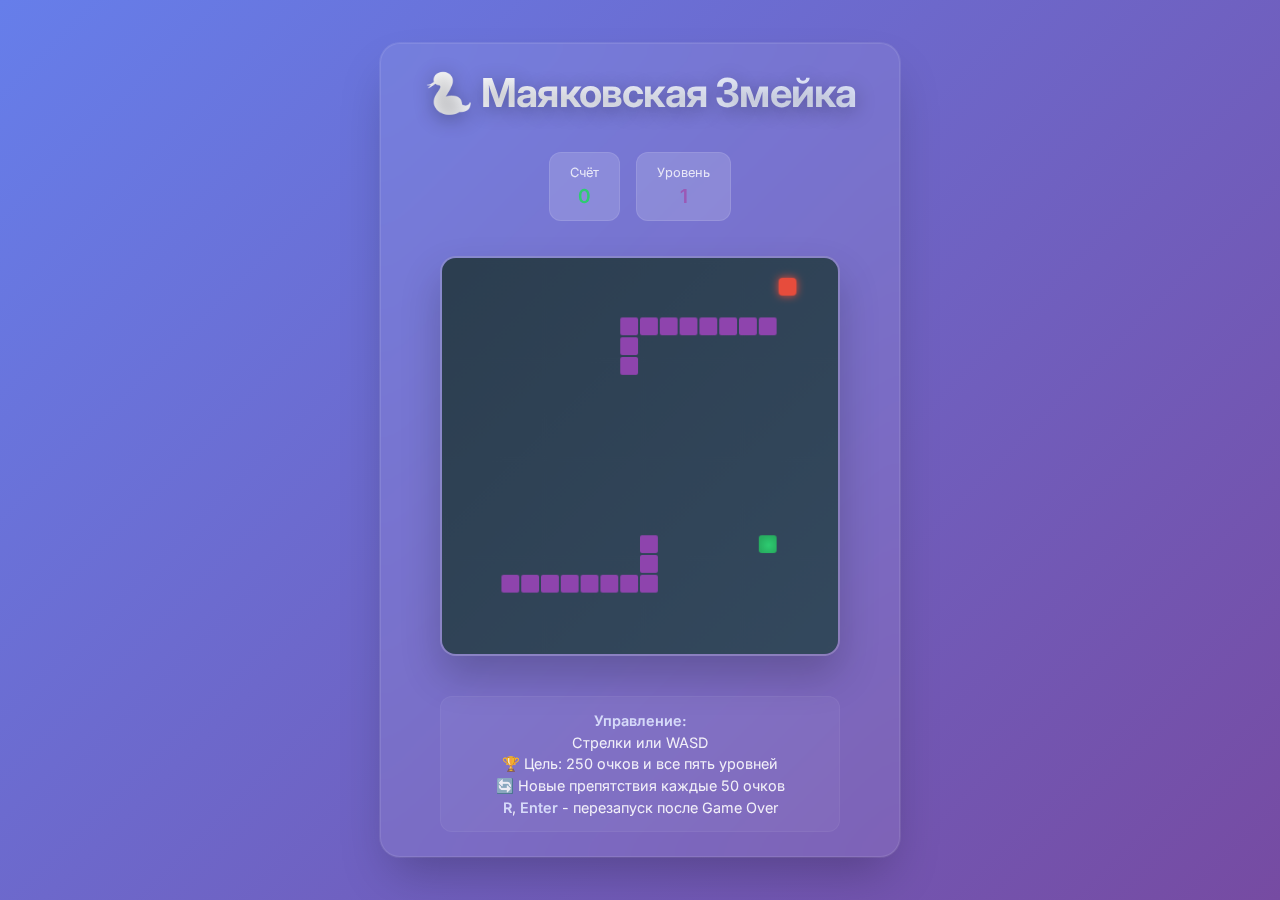
<file: index.html>
<!DOCTYPE html>
<html lang="ru">
<head>
    <meta charset="UTF-8">
    <meta name="viewport" content="width=device-width, initial-scale=1.0">
    <title>Маяковская Змейка</title>
    <link rel="preconnect" href="https://fonts.googleapis.com">
    <link rel="preconnect" href="https://fonts.gstatic.com" crossorigin>
    <link href="https://fonts.googleapis.com/css2?family=Inter:wght@300;400;500;600;700&display=swap" rel="stylesheet">
    <link rel="stylesheet" href="styles.css">
</head>
<body>
    <div class="game-container">
        <div class="game-left">
            <h1>🐍 Маяковская Змейка</h1>
            
            <div class="game-stats">
                <div class="stat-item">
                    <span class="stat-label">Счёт</span>
                    <span class="stat-value score-value" id="score">0</span>
                </div>
                <div class="stat-item">
                    <span class="stat-label">Уровень</span>
                    <span class="stat-value level-value" id="level">1</span>
                </div>
            </div>
            
            <canvas id="gameCanvas"></canvas>
        </div>
        
        <div class="game-right">
            <div class="controls">
                <strong>Управление:</strong><br>
                <span class="desktop-controls">Стрелки или WASD<br></span>
                <span class="mobile-controls">Ведите пальцем по экрану без отрыва<br></span>
                🏆 Цель: 250 очков и все пять уровней<br>
                🔄 Новые препятствия каждые 50 очков<br>
                <span class="desktop-controls"><strong>R</strong>, <strong>Enter</strong> - перезапуск после Game Over</span>
                <span class="mobile-controls"><strong>Нажмите кнопку</strong> - перезапуск после Game Over</span>
            </div>
        </div>
        
        <div class="game-over" id="gameOver">
            <h2>Игра окончена!</h2>
            <p>Ваш счёт: <span id="finalScore" class="score-value">0</span></p>
            <button class="restart-btn" onclick="restartGame()">Начать заново</button>
            <p class="game-over-hint desktop-only">
                Или нажмите <strong>R</strong>, <strong>Enter</strong> или <strong>К</strong> для перезапуска
            </p>
            <p class="game-over-hint mobile-only">
                Или просто коснитесь кнопки выше, чтобы начать заново
            </p>
        </div>
    </div>

    <script src="levelStructures.js"></script>
    <script src="gameLogic.js"></script>
</body>
</html>
</file>
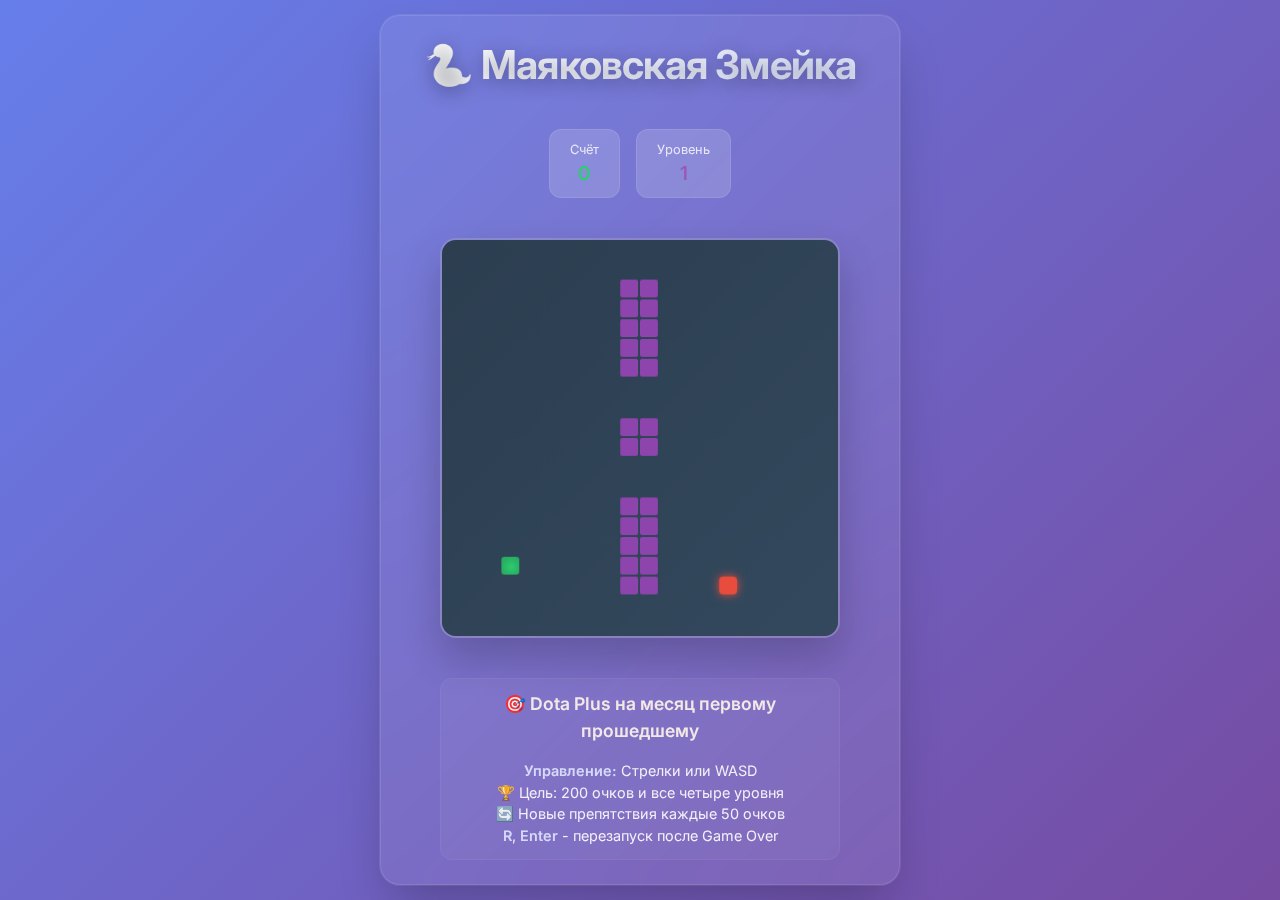
<file: index_new.html>
<!DOCTYPE html>
<html lang="ru">
<head>
    <meta charset="UTF-8">
    <meta name="viewport" content="width=device-width, initial-scale=1.0">
    <title>Маяковская Змейка</title>
    <link rel="preconnect" href="https://fonts.googleapis.com">
    <link rel="preconnect" href="https://fonts.gstatic.com" crossorigin>
    <link href="https://fonts.googleapis.com/css2?family=Inter:wght@300;400;500;600;700&display=swap" rel="stylesheet">
    <link rel="stylesheet" href="styles.css">
</head>
<body>
    <div class="game-container">
        <h1>🐍 Маяковская Змейка</h1>
        
        <div class="game-stats">
            <div class="stat-item">
                <span class="stat-label">Счёт</span>
                <span class="stat-value score-value" id="score">0</span>
            </div>
            <div class="stat-item">
                <span class="stat-label">Уровень</span>
                <span class="stat-value level-value" id="level">1</span>
            </div>
        </div>
        
        <canvas id="gameCanvas" width="400" height="400"></canvas>
        
        <div class="controls">
            <div style="font-size: 1.1rem; font-weight: 600; margin-bottom: 1rem; color: #fff7ea;">
                🎯 Dota Plus на месяц первому прошедшему
            </div>
            <strong>Управление:</strong> Стрелки или WASD<br>
            🏆 Цель: 200 очков и все четыре уровня<br>
            🔄 Новые препятствия каждые 50 очков<br>
            <strong>R</strong>, <strong>Enter</strong> - перезапуск после Game Over
        </div>
        
        <div class="game-over" id="gameOver">
            <h2>Игра окончена!</h2>
            <p>Ваш счёт: <span id="finalScore" class="score-value">0</span></p>
            <button class="restart-btn" onclick="restartGame()">Начать заново</button>
            <p style="margin-top: 1rem; font-size: 0.9rem; opacity: 0.8;">
                Или нажмите <strong>R</strong>, <strong>Enter</strong> или <strong>К</strong> для перезапуска
            </p>
        </div>
    </div>

    <script src="levelStructures.js"></script>
    <script src="gameLogic.js"></script>
</body>
</html>
</file>
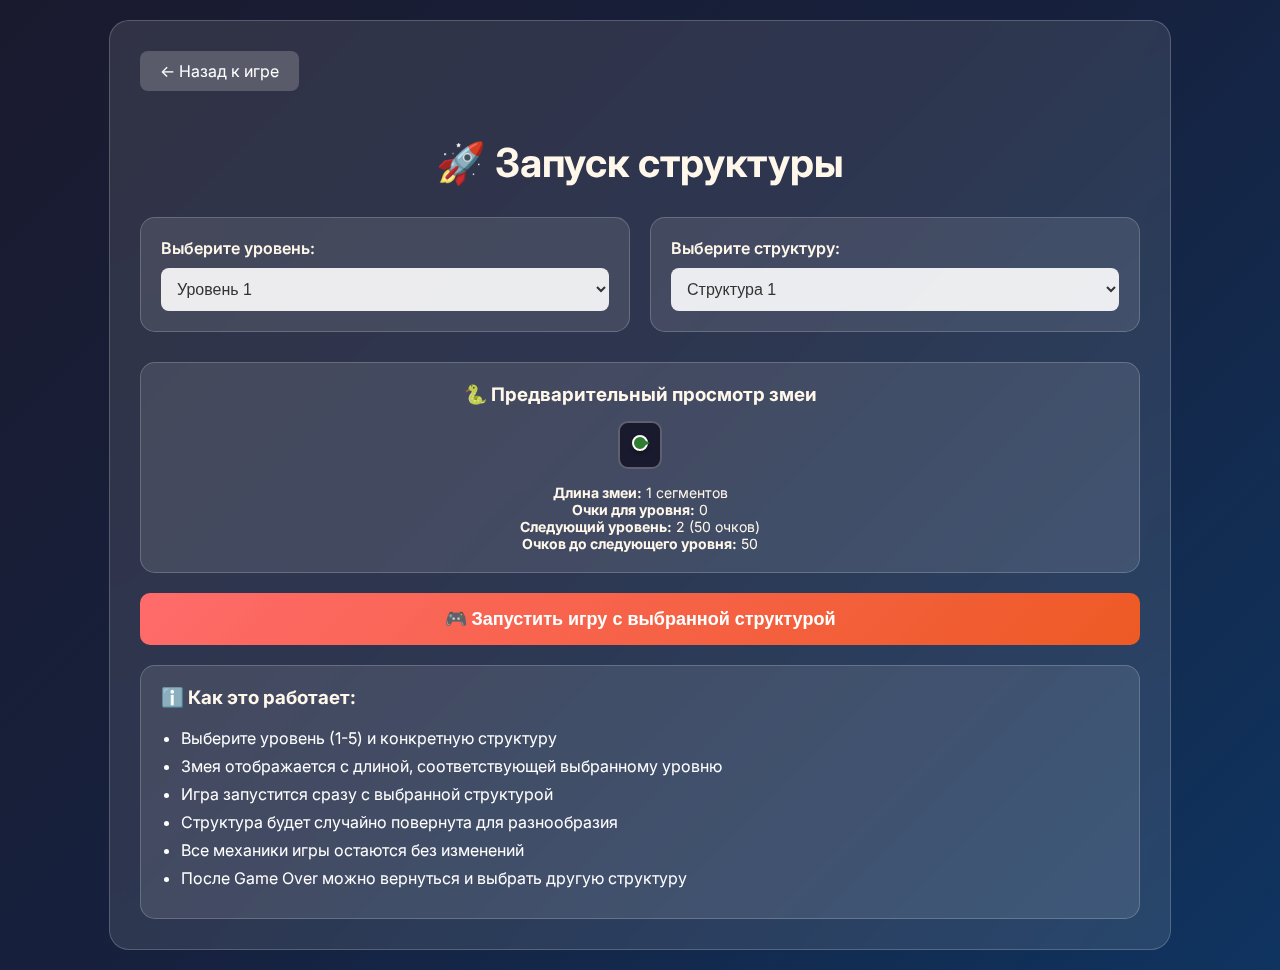
<file: structure_launcher.html>
<!DOCTYPE html>
<html lang="ru">
<head>
    <meta charset="UTF-8">
    <meta name="viewport" content="width=device-width, initial-scale=1.0">
    <title>Запуск структуры - Маяковская Змейка</title>
    <link rel="preconnect" href="https://fonts.googleapis.com">
    <link rel="preconnect" href="https://fonts.gstatic.com" crossorigin>
    <link href="https://fonts.googleapis.com/css2?family=Inter:wght@300;400;500;600;700&display=swap" rel="stylesheet">
    <style>
        body {
            font-family: 'Inter', sans-serif;
            background: linear-gradient(135deg, #1a1a2e, #16213e, #0f3460);
            margin: 0;
            padding: 20px;
            min-height: 100vh;
            color: #fff;
            /* Предотвращаем зум на мобильных устройствах */
            touch-action: manipulation;
            -webkit-touch-callout: none;
            -webkit-user-select: none;
            user-select: none;
        }
        
        .container {
            max-width: 1000px;
            margin: 0 auto;
            background: rgba(255, 255, 255, 0.1);
            border-radius: 20px;
            padding: 30px;
            backdrop-filter: blur(10px);
            border: 1px solid rgba(255, 255, 255, 0.2);
        }
        
        h1 {
            text-align: center;
            color: #fff7ea;
            margin-bottom: 30px;
            font-size: 2.5rem;
        }
        
        .controls {
            display: grid;
            grid-template-columns: 1fr 1fr;
            gap: 20px;
            margin-bottom: 30px;
        }
        
        /* Адаптивность для мобильных устройств */
        @media (max-width: 768px) {
            body {
                padding: 10px;
            }
            
            .container {
                padding: 20px;
                border-radius: 16px;
            }
            
            h1 {
                font-size: 2rem;
                margin-bottom: 20px;
            }
            
            .controls {
                grid-template-columns: 1fr;
                gap: 15px;
            }
            
            .control-group {
                padding: 15px;
            }
            
            .launch-btn {
                padding: 12px;
                font-size: 16px;
            }
            
            .info {
                padding: 15px;
            }
            
            .snake-preview {
                padding: 8px;
            }
            
            .snake-segment {
                width: 10px;
                height: 10px;
                margin: 1px;
            }
        }
        
        @media (max-width: 480px) {
            body {
                padding: 5px;
            }
            
            .container {
                padding: 15px;
            }
            
            h1 {
                font-size: 1.8rem;
            }
            
            .control-group {
                padding: 12px;
            }
            
            .launch-btn {
                padding: 10px;
                font-size: 14px;
            }
            
            .snake-segment {
                width: 8px;
                height: 8px;
            }
        }
        
        .control-group {
            background: rgba(255, 255, 255, 0.1);
            padding: 20px;
            border-radius: 15px;
            border: 1px solid rgba(255, 255, 255, 0.2);
        }
        
        label {
            display: block;
            margin-bottom: 10px;
            font-weight: 600;
            color: #fff7ea;
        }
        
        select, input {
            width: 100%;
            padding: 12px;
            border: none;
            border-radius: 8px;
            background: rgba(255, 255, 255, 0.9);
            font-size: 16px;
            color: #333;
        }
        
        .launch-btn {
            display: block;
            width: 100%;
            padding: 15px;
            background: linear-gradient(135deg, #ff6b6b, #ee5a24);
            color: white;
            border: none;
            border-radius: 10px;
            font-size: 18px;
            font-weight: 600;
            cursor: pointer;
            transition: transform 0.2s, box-shadow 0.2s;
            margin-top: 20px;
        }
        
        .launch-btn:hover {
            transform: translateY(-2px);
            box-shadow: 0 8px 25px rgba(255, 107, 107, 0.4);
        }
        
        .info {
            background: rgba(255, 255, 255, 0.1);
            padding: 20px;
            border-radius: 15px;
            margin-top: 20px;
            border: 1px solid rgba(255, 255, 255, 0.2);
        }
        
        .info h3 {
            color: #fff7ea;
            margin-top: 0;
        }
        
        .info ul {
            margin: 10px 0;
            padding-left: 20px;
        }
        
        .info li {
            margin-bottom: 8px;
        }
        
        .back-btn {
            display: inline-block;
            padding: 10px 20px;
            background: rgba(255, 255, 255, 0.2);
            color: white;
            text-decoration: none;
            border-radius: 8px;
            margin-bottom: 20px;
            transition: background 0.2s;
        }
        
        .back-btn:hover {
            background: rgba(255, 255, 255, 0.3);
        }
        
        .preview-section {
            background: rgba(255, 255, 255, 0.1);
            padding: 20px;
            border-radius: 15px;
            margin: 20px 0;
            border: 1px solid rgba(255, 255, 255, 0.2);
            text-align: center;
        }
        
        .preview-section h3 {
            color: #fff7ea;
            margin-top: 0;
            margin-bottom: 15px;
        }
        
        .snake-preview {
            display: inline-block;
            background: #1a1a2e;
            border: 2px solid rgba(255, 255, 255, 0.3);
            border-radius: 10px;
            padding: 10px;
        }
        
        .snake-info {
            margin-top: 15px;
            font-size: 14px;
            color: #fff7ea;
        }
        
        .snake-segment {
            display: inline-block;
            width: 12px;
            height: 12px;
            background: #4CAF50;
            border-radius: 50%;
            margin: 2px;
            box-shadow: 0 2px 4px rgba(0,0,0,0.3);
        }
        
        .snake-head {
            background: #2E7D32;
            border: 2px solid #fff;
            position: relative;
        }
        
        .snake-head::after {
            content: '';
            position: absolute;
            top: 50%;
            right: -4px;
            transform: translateY(-50%);
            width: 0;
            height: 0;
            border-left: 6px solid #2E7D32;
            border-top: 3px solid transparent;
            border-bottom: 3px solid transparent;
        }
    </style>
</head>
<body>
    <div class="container">
        <a href="index.html" class="back-btn">← Назад к игре</a>
        
        <h1>🚀 Запуск структуры</h1>
        
        <div class="controls">
            <div class="control-group">
                <label for="levelSelect">Выберите уровень:</label>
                <select id="levelSelect">
                    <option value="1">Уровень 1</option>
                    <option value="2">Уровень 2</option>
                    <option value="3">Уровень 3</option>
                    <option value="4">Уровень 4</option>
                    <option value="5">Уровень 5</option>
                </select>
            </div>
            
            <div class="control-group">
                <label for="structureSelect">Выберите структуру:</label>
                <select id="structureSelect">
                    <option value="0">Структура 1</option>
                    <option value="1">Структура 2</option>
                    <option value="2">Структура 3</option>
                </select>
            </div>
        </div>
        
        <div class="preview-section">
            <h3>🐍 Предварительный просмотр змеи</h3>
            <div class="snake-preview" id="snakePreview">
                <!-- Здесь будет отображаться змея -->
            </div>
            <div class="snake-info" id="snakeInfo">
                <!-- Информация о змее -->
            </div>
        </div>
        
        <button class="launch-btn" onclick="launchStructure()">
            🎮 Запустить игру с выбранной структурой
        </button>
        
        <div class="info">
            <h3>ℹ️ Как это работает:</h3>
            <ul>
                <li>Выберите уровень (1-5) и конкретную структуру</li>
                <li>Змея отображается с длиной, соответствующей выбранному уровню</li>
                <li>Игра запустится сразу с выбранной структурой</li>
                <li>Структура будет случайно повернута для разнообразия</li>
                <li>Все механики игры остаются без изменений</li>
                <li>После Game Over можно вернуться и выбрать другую структуру</li>
            </ul>
        </div>
    </div>

    <script src="levelStructures.js"></script>
    <script>
        // Функция для расчета длины змеи на основе уровня
        function calculateSnakeLength(level) {
            // Начальная длина змеи - 1 сегмент
            // Каждые 50 очков уровень увеличивается
            // Каждые 10 очков змея растет на 1 сегмент
            // Для уровня N нужно (N-1) * 50 очков
            const scoreForLevel = (level - 1) * 50;
            const segmentsForScore = Math.floor(scoreForLevel / 10);
            return 1 + segmentsForScore; // +1 для начального сегмента
        }
        
        // Функция для отображения предварительного просмотра змеи
        function updateSnakePreview() {
            const level = parseInt(document.getElementById('levelSelect').value);
            const snakeLength = calculateSnakeLength(level);
            const previewContainer = document.getElementById('snakePreview');
            const infoContainer = document.getElementById('snakeInfo');
            
            // Очищаем контейнер
            previewContainer.innerHTML = '';
            
            // Создаем сегменты змеи
            for (let i = 0; i < snakeLength; i++) {
                const segment = document.createElement('div');
                segment.className = 'snake-segment';
                if (i === 0) {
                    segment.className += ' snake-head';
                }
                previewContainer.appendChild(segment);
            }
            
            // Обновляем информацию
            const scoreForLevel = (level - 1) * 50;
            const nextLevelScore = level < 5 ? level * 50 : null;
            const pointsToNext = level < 5 ? nextLevelScore - scoreForLevel : null;

            infoContainer.innerHTML = `
                <strong>Длина змеи:</strong> ${snakeLength} сегментов<br>
                <strong>Очки для уровня:</strong> ${scoreForLevel}<br>
                <strong>Следующий уровень:</strong> ${level < 5 ? level + 1 : 'Максимум'} (${level < 5 ? nextLevelScore : '-'} очков)<br>
                <strong>Очков до следующего уровня:</strong> ${level < 5 ? pointsToNext : '-'}
            `;
        }
        
        // Функция для запуска игры с конкретной структурой
        function launchStructure() {
            const selectedLevel = parseInt(document.getElementById('levelSelect').value);
            const selectedStructure = parseInt(document.getElementById('structureSelect').value);
            
            // Сохраняем выбранные параметры в localStorage
            localStorage.setItem('selectedLevel', selectedLevel);
            localStorage.setItem('selectedStructure', selectedStructure);
            localStorage.setItem('launchSpecificStructure', 'true');
            
            // Переходим к игре
            window.location.href = 'index.html';
        }
        
        // Обновляем доступные структуры при смене уровня
        document.getElementById('levelSelect').addEventListener('change', function() {
            const level = parseInt(this.value);
            const structureSelect = document.getElementById('structureSelect');
            
            // Очищаем текущие опции
            structureSelect.innerHTML = '';
            
            // Добавляем доступные структуры для выбранного уровня
            if (levelStructures[level]) {
                const structureCount = levelStructures[level].length;
                for (let i = 0; i < structureCount; i++) {
                    const option = document.createElement('option');
                    option.value = i;
                    option.textContent = `Структура ${i + 1}`;
                    structureSelect.appendChild(option);
                }
            }
            
            // Обновляем предварительный просмотр змеи
            updateSnakePreview();
        });
        
        // Инициализация при загрузке страницы
        document.addEventListener('DOMContentLoaded', function() {
            // Запускаем событие change для инициализации структур первого уровня
            document.getElementById('levelSelect').dispatchEvent(new Event('change'));
        });
    </script>
</body>
</html>
</file>
<file: styles.css>
* {
    box-sizing: border-box;
}

:root {
    --page-padding: 0.5rem;
    --container-padding: 1.5rem;
}

body {
    display: flex;
    justify-content: center;
    align-items: center;
    min-height: 100vh;
    margin: 0;
    padding: var(--page-padding);
    background: linear-gradient(135deg, #667eea 0%, #764ba2 100%);
    font-family: 'Inter', -apple-system, BlinkMacSystemFont, 'Segoe UI', Roboto, sans-serif;
    color: white;
    touch-action: none;
    -webkit-touch-callout: none;
    -webkit-user-select: none;
    user-select: none;
    overflow: hidden;
}

.game-container {
    text-align: center;
    background: rgba(255, 255, 255, 0.08);
    padding: var(--container-padding);
    border-radius: 20px;
    backdrop-filter: blur(20px);
    box-shadow:
        0 25px 50px -12px rgba(0, 0, 0, 0.25),
        0 0 0 1px rgba(255, 255, 255, 0.1);
    border: 1px solid rgba(255, 255, 255, 0.1);
    width: 100%;
    max-width: min(92vw, 520px);
    display: flex;
    flex-direction: column;
    align-items: center;
    gap: clamp(1rem, 3vw, 1.5rem);
    transition: all 0.3s cubic-bezier(0.4, 0, 0.2, 1);
}

/* Нормальный режим - вертикальная ориентация */
.game-left,
.game-right {
    width: 100%;
}

.game-left {
    display: flex;
    flex-direction: column;
    align-items: center;
    text-align: center;
    gap: clamp(0.8rem, 3vw, 1.2rem);
}

.game-right {
    display: flex;
    justify-content: center;
    text-align: center;
    margin-top: 0;
}

.game-container:hover {
    transform: translateY(-2px);
    box-shadow: 
        0 32px 64px -12px rgba(0, 0, 0, 0.3),
        0 0 0 1px rgba(255, 255, 255, 0.15);
}

h1 {
    margin: 0 0 1rem 0;
    font-size: clamp(1.5rem, 5vw, 2.5rem);
    font-weight: 700;
    text-shadow: 0 4px 20px rgba(0,0,0,0.3);
    background: linear-gradient(135deg, #ffffff 0%, #e0e7ff 100%);
    -webkit-background-clip: text;
    -webkit-text-fill-color: transparent;
    background-clip: text;
    letter-spacing: -0.02em;
}

.score {
    font-size: 1.1rem;
    margin-bottom: 1.5rem;
    font-weight: 500;
    background: rgba(255, 255, 255, 0.1);
    padding: 0.75rem 1.5rem;
    border-radius: 12px;
    border: 1px solid rgba(255, 255, 255, 0.1);
    backdrop-filter: blur(10px);
    display: inline-block;
    transition: all 0.2s ease;
}

.score:hover {
    background: rgba(255, 255, 255, 0.15);
    transform: scale(1.02);
}

#gameCanvas {
    border: 2px solid rgba(255, 255, 255, 0.2);
    border-radius: 16px;
    box-shadow:
        0 20px 40px rgba(0,0,0,0.2),
        inset 0 1px 0 rgba(255, 255, 255, 0.1);
    background: rgba(0, 0, 0, 0.1);
    transition: all 0.3s ease;
    width: min(400px, 90vmin, calc(100vw - (2 * var(--page-padding)) - (2 * var(--container-padding))));
    height: min(400px, 90vmin, calc(100vw - (2 * var(--page-padding)) - (2 * var(--container-padding))));
    max-width: 400px;
    max-height: 400px;
    touch-action: none;
    -webkit-touch-callout: none;
    -webkit-user-select: none;
    user-select: none;
}

#gameCanvas:hover {
    border-color: rgba(255, 255, 255, 0.3);
    box-shadow: 
        0 25px 50px rgba(0,0,0,0.25),
        inset 0 1px 0 rgba(255, 255, 255, 0.15);
}

.controls {
    margin-top: 1rem;
    font-size: clamp(0.75rem, 2.5vw, 0.9rem);
    opacity: 0.9;
    line-height: 1.5;
    background: rgba(255, 255, 255, 0.05);
    padding: 0.8rem 1rem;
    border-radius: 12px;
    border: 1px solid rgba(255, 255, 255, 0.05);
    width: 100%;
    max-width: min(400px, calc(100vw - (2 * var(--page-padding)) - (2 * var(--container-padding))));
    margin-left: auto;
    margin-right: auto;
}

.controls strong {
    color: #e0e7ff;
    font-weight: 600;
}

/* Скрытие/показ элементов управления в зависимости от устройства */
.desktop-controls {
    display: inline;
}

.mobile-controls {
    display: none;
}

.desktop-only {
    display: block;
}

.mobile-only {
    display: none;
}

/* На мобильных устройствах показываем только мобильные элементы управления */
@media (max-width: 768px) {
    .desktop-controls {
        display: none;
    }

    .mobile-controls {
        display: inline;
    }

    .desktop-only {
        display: none;
    }

    .mobile-only {
        display: block;
    }
}

.game-over {
    position: fixed;
    top: 50%;
    left: 50%;
    transform: translate(-50%, -50%);
    background: rgba(0, 0, 0, 0.85);
    color: white;
    padding: 2.5rem;
    border-radius: 20px;
    text-align: center;
    display: none;
    backdrop-filter: blur(20px);
    border: 1px solid rgba(255, 255, 255, 0.1);
    box-shadow: 0 25px 50px rgba(0, 0, 0, 0.5);
    max-width: 90vw;
    animation: fadeInUp 0.3s ease-out;
}

@keyframes fadeInUp {
    from {
        opacity: 0;
        transform: translate(-50%, -40%);
    }
    to {
        opacity: 1;
        transform: translate(-50%, -50%);
    }
}

.game-over h2 {
    margin: 0 0 1rem 0;
    font-size: 2rem;
    font-weight: 600;
    color: #e0e7ff;
}

.game-over p {
    margin: 0.5rem 0;
    font-size: 1.1rem;
}

.game-over .game-over-hint {
    margin-top: 1rem;
    font-size: 0.9rem;
    opacity: 0.8;
}

.game-over .game-over-hint + .game-over-hint {
    margin-top: 0.6rem;
}

.restart-btn {
    background: linear-gradient(135deg, #4CAF50 0%, #45a049 100%);
    color: white;
    border: none;
    padding: 1rem 2rem;
    font-size: 1.1rem;
    font-weight: 500;
    border-radius: 12px;
    cursor: pointer;
    margin-top: 1.5rem;
    transition: all 0.2s cubic-bezier(0.4, 0, 0.2, 1);
    font-family: inherit;
    box-shadow: 0 4px 15px rgba(76, 175, 80, 0.3);
}

.restart-btn:hover {
    background: linear-gradient(135deg, #45a049 0%, #4CAF50 100%);
    transform: translateY(-2px);
    box-shadow: 0 8px 25px rgba(76, 175, 80, 0.4);
}

.restart-btn:active {
    transform: translateY(0);
}

.level-indicator {
    display: inline-block;
    background: linear-gradient(135deg, #8e44ad 0%, #9b59b6 100%);
    color: white;
    padding: 0.25rem 0.75rem;
    border-radius: 8px;
    font-size: 0.9rem;
    font-weight: 600;
    margin-left: 0.5rem;
    box-shadow: 0 2px 8px rgba(142, 68, 173, 0.3);
}

.score-value {
    color: #2ecc71;
    font-weight: 600;
}

.level-value {
    color: #9b59b6;
    font-weight: 600;
}

.game-stats {
    display: flex;
    justify-content: center;
    gap: clamp(0.5rem, 3vw, 1rem);
    margin-bottom: 1rem;
    flex-wrap: wrap;
    width: 100%;
    max-width: min(400px, calc(100vw - (2 * var(--page-padding)) - (2 * var(--container-padding))));
    margin-left: auto;
    margin-right: auto;
}

.stat-item {
    background: rgba(255, 255, 255, 0.08);
    padding: clamp(0.5rem, 2vw, 0.75rem) clamp(0.8rem, 3vw, 1.25rem);
    border-radius: 12px;
    border: 1px solid rgba(255, 255, 255, 0.1);
    backdrop-filter: blur(10px);
    transition: all 0.2s ease;
    min-width: 70px;
}

.stat-item:hover {
    background: rgba(255, 255, 255, 0.12);
    transform: translateY(-1px);
}

.stat-item.score-updated {
    animation: scoreUpdate 0.6s ease-out;
}

@keyframes scoreUpdate {
    0% {
        transform: scale(1);
    }
    50% {
        transform: scale(1.1);
    }
    100% {
        transform: scale(1);
    }
}

.stat-label {
    font-size: clamp(0.65rem, 2vw, 0.8rem);
    opacity: 0.8;
    margin-bottom: 0.25rem;
    display: block;
}

.stat-value {
    font-size: clamp(1rem, 3vw, 1.2rem);
    font-weight: 600;
}

/* Мобильные устройства */
@media (max-width: 768px) {
    :root {
        --page-padding: clamp(0.35rem, 2.5vw, 0.55rem);
        --container-padding: clamp(0.55rem, 4vw, 0.75rem);
    }

    .game-container {
        max-width: none;
        width: calc(100vw - (2 * var(--page-padding)));
        border-radius: 16px;
        gap: clamp(0.85rem, 3vw, 1.2rem);
    }

    .game-right {
        justify-content: center;
    }

    .game-over {
        max-width: 85vw;
        padding: 1.2rem;
        border-radius: 16px;
    }

    .restart-btn {
        padding: 0.8rem 1.5rem;
        font-size: 1rem;
    }
}

/* Маленькие телефоны */
@media (max-width: 480px) {
    :root {
        --page-padding: clamp(0.3rem, 2.5vw, 0.45rem);
        --container-padding: clamp(0.4rem, 4vw, 0.55rem);
    }

    .game-container {
        border-radius: 14px;
        gap: clamp(0.75rem, 3.5vw, 1rem);
    }

    .controls {
        padding: clamp(0.7rem, 3.5vw, 0.95rem);
    }

    .game-over {
        max-width: 90vw;
        padding: 1rem;
        border-radius: 12px;
    }

    .game-over h2 {
        font-size: clamp(1.3rem, 4vw, 1.5rem);
    }

    .game-over .game-over-hint {
        font-size: 0.85rem;
    }

    .restart-btn {
        padding: 0.7rem 1.2rem;
        font-size: 0.95rem;
    }
}

@media (max-width: 360px) {
    :root {
        --page-padding: clamp(0.25rem, 3vw, 0.35rem);
        --container-padding: clamp(0.32rem, 4vw, 0.45rem);
    }

    .controls {
        font-size: clamp(0.72rem, 3.2vw, 0.85rem);
    }
}

/* Ландшафтная ориентация на мобильных */
@media (max-width: 768px) and (max-height: 500px) and (orientation: landscape) {
    :root {
        --page-padding: clamp(0.2rem, 2vw, 0.35rem);
        --container-padding: clamp(0.35rem, 3vw, 0.5rem);
    }

    .game-container {
        width: calc(100vw - (2 * var(--page-padding)));
        height: calc(100vh - (2 * var(--page-padding)));
        flex-direction: row;
        align-items: center;
        gap: clamp(0.6rem, 2vw, 1rem);
        border-radius: 10px;
    }

    .game-left {
        flex: 1;
        justify-content: center;
    }

    .game-right {
        flex: 0 0 auto;
        max-width: min(45vw, 220px);
    }

    #gameCanvas {
        width: min(300px, 50vh, calc(100vw - (2 * var(--page-padding)) - (2 * var(--container-padding))));
        height: min(300px, 50vh, calc(100vw - (2 * var(--page-padding)) - (2 * var(--container-padding))));
    }

    .controls {
        font-size: clamp(0.68rem, 2vw, 0.8rem);
        padding: 0.5rem 0.7rem;
        line-height: 1.3;
    }
}
</file>
